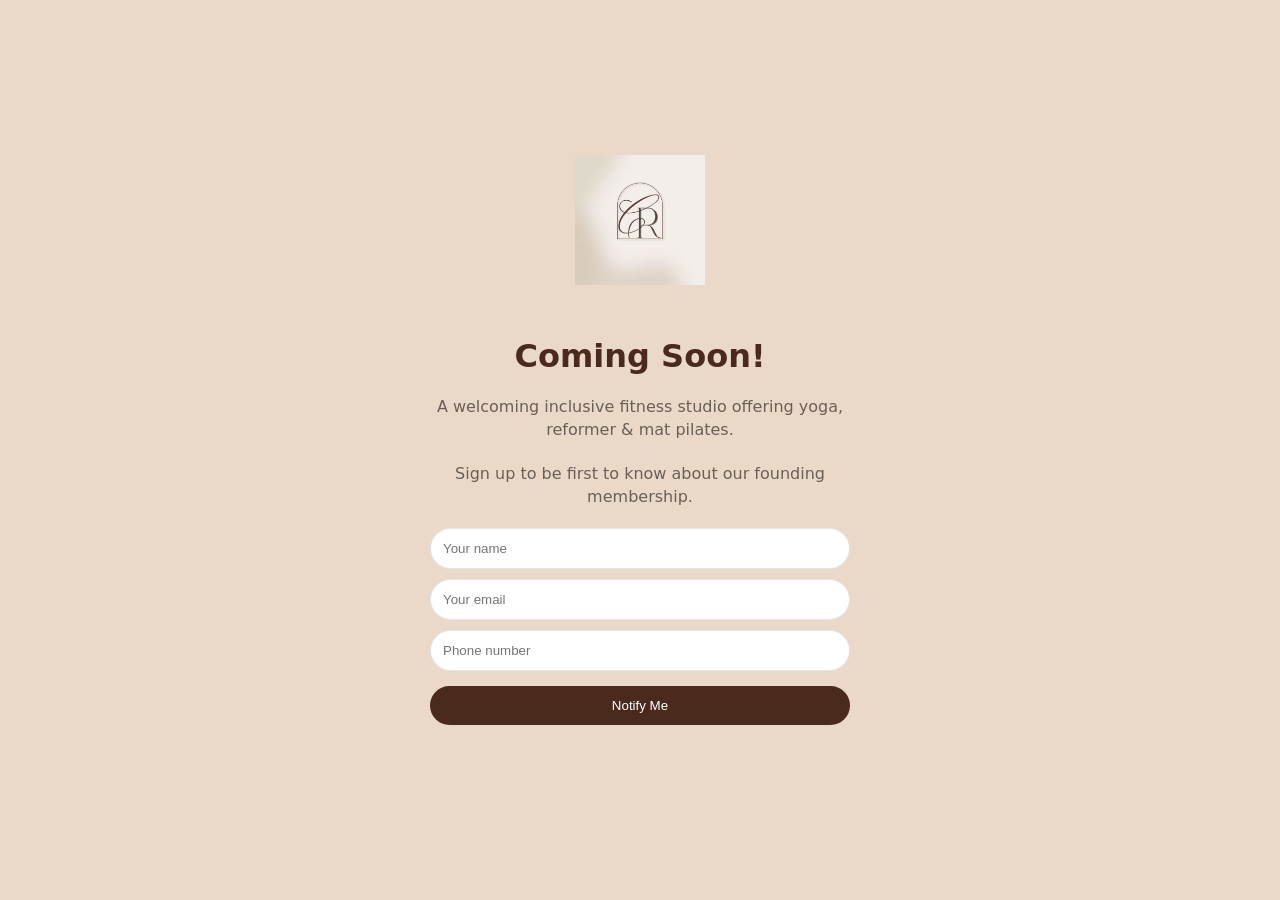
<file: index.html>
<!doctype html>
<html lang="en">
<head>
  <meta charset="utf-8" />
  <meta name="viewport" content="width=device-width, initial-scale=1" />
  <title>Home • The Core Room</title>
  <meta name="description" content="The Core Room — Reformer Pilates • Mat Pilates • Yoga • Barre" />
  <link rel="stylesheet" href="/css/styles.css" />
</head>

<body>

<!-- ===== PRELAUNCH OVERLAY ===== -->
<div id="prelaunch">
  <div class="prelaunch-inner">

    <img src="/assets/core-room-logo.png" alt="The Core Room" />

    <h1>Coming Soon!</h1>
    <p>A welcoming inclusive fitness studio offering yoga, reformer & mat pilates.</p>
    <p>Sign up to be first to know about our founding membership.</p> 

    <form id="emailForm">
      <input type="text" name="name" placeholder="Your name" required />
      <input type="email" name="email" placeholder="Your email" required />
      <input type="tel" name="phone" placeholder="Phone number" required />
      <button type="submit">Notify Me</button>
    </form>

    <p id="status"></p>

  </div>
</div>

<style>
#prelaunch {
  position: fixed;
  inset: 0;
  background: #ead9c9;
  display: flex;
  align-items: center;
  justify-content: center;
  z-index: 9999;
}

.prelaunch-inner {
  text-align: center;
  max-width: 420px;
}

.prelaunch-inner img {
  width: 130px;
  margin-bottom: 20px;
}

.prelaunch-inner h1 {
  color: #4a2a1d;
  margin-bottom: 10px;
}

.prelaunch-inner p {
  color: #6a5f57;
  margin-bottom: 20px;
}

#emailForm {
  display: flex;
  flex-direction: column;
  gap: 10px;
}

#emailForm input {
  padding: 12px;
  border-radius: 999px;
  border: 1px solid rgba(0,0,0,0.1);
}

#emailForm button {
  margin-top: 5px;
  padding: 12px;
  border-radius: 999px;
  border: none;
  background: #4a2a1d;
  color: #fff;
  cursor: pointer;
}
</style>

<script>
document.getElementById('emailForm').addEventListener('submit', async (e) => {
  e.preventDefault();

  const form = e.target;

  const name = form.name.value.trim();
  const email = form.email.value.trim();
  let phone = form.phone.value.trim();

  const status = document.getElementById('status');
  status.textContent = '';

  // 🔒 VALIDATION

  if (!name) {
    status.textContent = 'Enter your name.';
    return;
  }

  if (!email || !email.includes('@')) {
    status.textContent = 'Enter a valid email.';
    return;
  }

  // remove everything except digits
  phone = phone.replace(/\D/g, '');

  if (phone.length !== 10) {
    status.textContent = 'Enter a valid 10-digit phone number.';
    return;
  }

  const payload = {
    name,
    email,
    phone
  };

  status.textContent = 'Submitting...';

  try {
    const res = await fetch('/api/collect-emails', {
      method: 'POST',
      headers: { 'Content-Type': 'application/json' },
      body: JSON.stringify(payload)
    });

    const data = await res.json();

    if (res.ok) {
      status.textContent = data.message || 'You’re on the list.';
      form.reset();
    } else {
      status.textContent = data.error || 'Something went wrong.';
    }

  } catch {
    status.textContent = 'Error submitting.';
  }
});
</script>

</body>
</html>
</file>
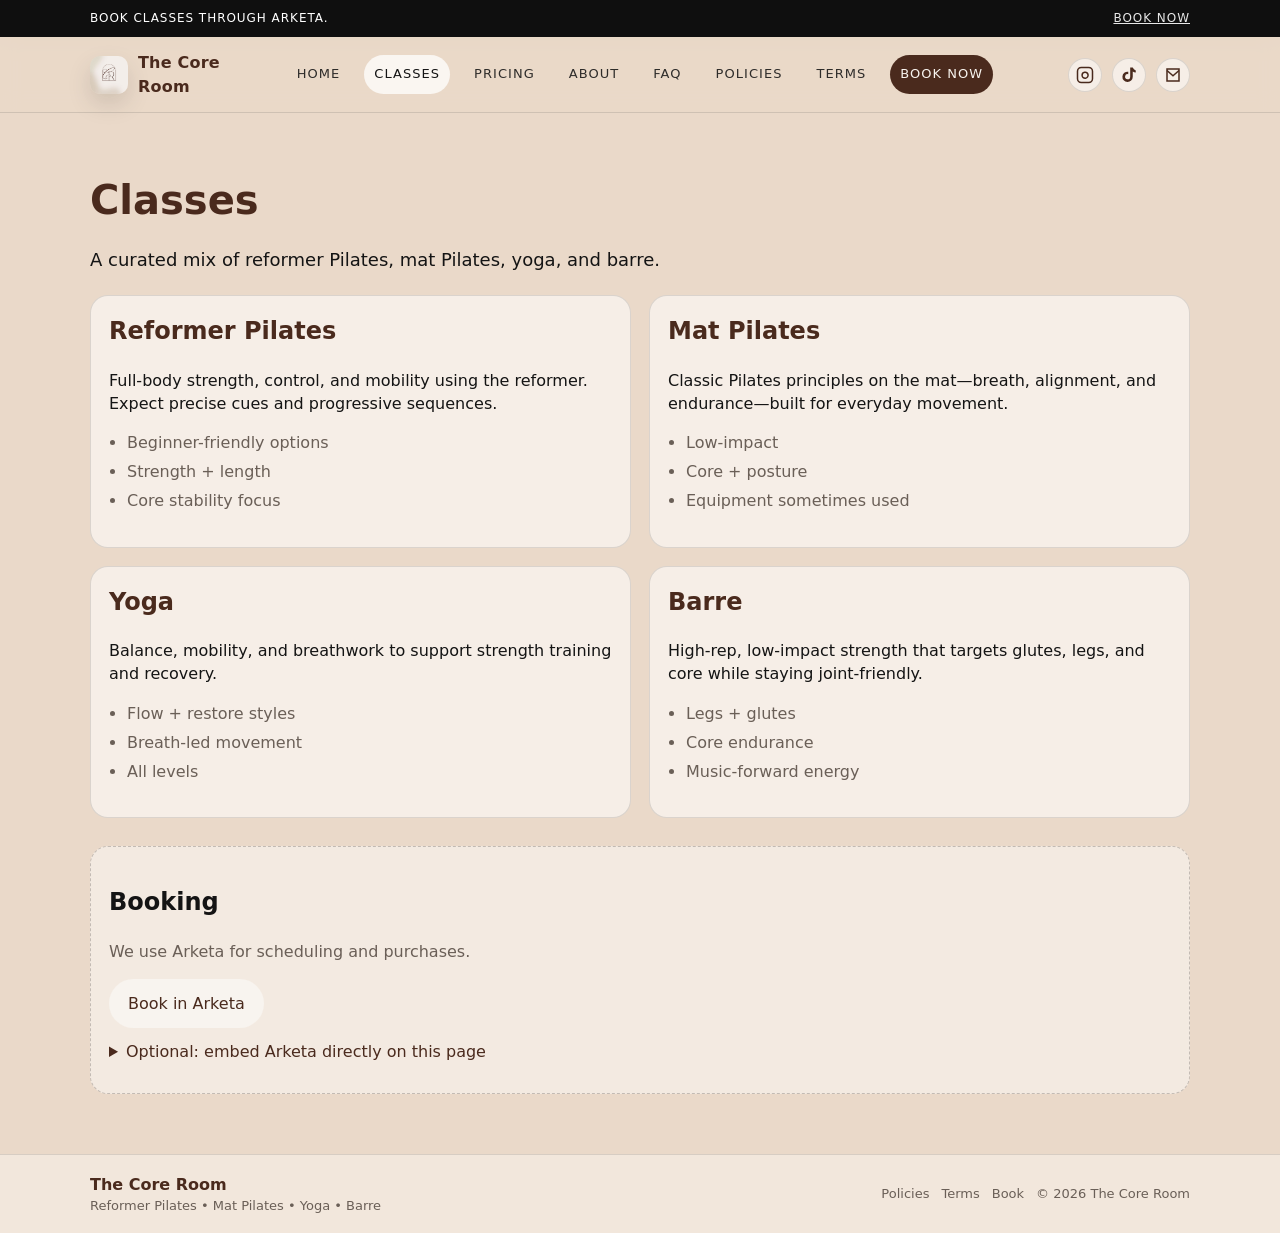
<file: classes.html>
<!doctype html>
    <html lang="en">
    <head>
      <meta charset="utf-8" />
      <meta name="viewport" content="width=device-width, initial-scale=1" />
      <title>Classes • The Core Room</title>
      <meta name="description" content="The Core Room — Reformer Pilates • Mat Pilates • Yoga • Barre" />
      <link rel="preload" href="/assets/core-room-logo.png" as="image" />
      <link rel="stylesheet" href="/css/styles.css" />
      <script defer src="/js/main.js"></script>
    </head>
    <body>

    <div class="announce">
      <div class="container announce-inner">
        <span>Book classes through Arketa.</span>
        <a class="announce-link" href="https://YOUR-ARKETA-LINK" target="_blank" rel="noreferrer">Book now</a>
      </div>
    </div>
    <header class="site-header">
      <div class="container header-inner">
        <a class="brand" href="/index.html" aria-label="The Core Room home">
          <img src="/assets/core-room-logo.png" alt="The Core Room logo" width="38" height="38" />
          <span class="brand-text">The Core Room</span>
        </a>

        <button class="nav-toggle" aria-label="Toggle navigation" aria-expanded="false" data-nav-toggle>
          <span></span><span></span><span></span>
        </button>

        <nav class="nav" data-nav>
          <a class="navlink " href="/index.html">Home</a>
<a class="navlink active" href="/classes.html">Classes</a>
<a class="navlink " href="/pricing.html">Pricing</a>
<a class="navlink " href="/about.html">About</a>
<a class="navlink " href="/faq.html">FAQ</a>
<a class="navlink " href="/policies.html">Policies</a>
<a class="navlink " href="/terms.html">Terms</a>
          <a class="navlink cta" href="https://YOUR-ARKETA-LINK" target="_blank" rel="noreferrer">Book Now</a>
        </nav>

        <div class="social">
          <a class="icon" href="https://instagram.com/YOURHANDLE" target="_blank" rel="noreferrer" aria-label="Instagram">
            <svg viewBox="0 0 24 24" width="18" height="18" fill="none" stroke="currentColor" stroke-width="2"><path d="M7 2h10a5 5 0 0 1 5 5v10a5 5 0 0 1-5 5H7a5 5 0 0 1-5-5V7a5 5 0 0 1 5-5Z"/><path d="M16 11.37a4 4 0 1 1-7.87 1.26A4 4 0 0 1 16 11.37Z"/><path d="M17.5 6.5h.01"/></svg>
          </a>
          <a class="icon" href="https://tiktok.com/@YOURHANDLE" target="_blank" rel="noreferrer" aria-label="TikTok">
            <svg viewBox="0 0 24 24" width="18" height="18" fill="currentColor"><path d="M21 8.5a6.7 6.7 0 0 1-4-1.3v7.2a6.9 6.9 0 1 1-6-6.8v3.4a3.4 3.4 0 1 0 2.6 3.3V2h3.4a6.6 6.6 0 0 0 4 4v2.5Z"/></svg>
          </a>
          <a class="icon" href="mailto:hello@thecoreroom.com" aria-label="Email">
            <svg viewBox="0 0 24 24" width="18" height="18" fill="none" stroke="currentColor" stroke-width="2"><path d="M4 4h16v16H4z"/><path d="m4 6 8 7 8-7"/></svg>
          </a>
        </div>
      </div>
    </header>


<main class="container page">
  <h1>Classes</h1>
  <p class="lead">A curated mix of reformer Pilates, mat Pilates, yoga, and barre.</p>

  <div class="two-col">
    <section class="panel">
      <h2>Reformer Pilates</h2>
      <p>Full-body strength, control, and mobility using the reformer. Expect precise cues and progressive sequences.</p>
      <ul class="bullets">
        <li>Beginner-friendly options</li>
        <li>Strength + length</li>
        <li>Core stability focus</li>
      </ul>
    </section>

    <section class="panel">
      <h2>Mat Pilates</h2>
      <p>Classic Pilates principles on the mat—breath, alignment, and endurance—built for everyday movement.</p>
      <ul class="bullets">
        <li>Low-impact</li>
        <li>Core + posture</li>
        <li>Equipment sometimes used</li>
      </ul>
    </section>

    <section class="panel">
      <h2>Yoga</h2>
      <p>Balance, mobility, and breathwork to support strength training and recovery.</p>
      <ul class="bullets">
        <li>Flow + restore styles</li>
        <li>Breath-led movement</li>
        <li>All levels</li>
      </ul>
    </section>

    <section class="panel">
      <h2>Barre</h2>
      <p>High-rep, low-impact strength that targets glutes, legs, and core while staying joint-friendly.</p>
      <ul class="bullets">
        <li>Legs + glutes</li>
        <li>Core endurance</li>
        <li>Music-forward energy</li>
      </ul>
    </section>
  </div>

  <div class="embed">
    <h2>Booking</h2>
    <p class="muted">We use Arketa for scheduling and purchases.</p>
    <a class="btn primary" href="https://YOUR-ARKETA-LINK" target="_blank" rel="noreferrer">Book in Arketa</a>

    <details class="details">
      <summary>Optional: embed Arketa directly on this page</summary>
      <p class="muted">If Arketa gives you an embed snippet (usually an iframe or script), paste it inside <code>classes.html</code> here.</p>
      <pre><code>&lt;!-- Paste Arketa embed code below --&gt;
&lt;iframe src="https://YOUR-ARKETA-LINK" style="width:100%;height:900px;border:0;border-radius:16px;"&gt;&lt;/iframe&gt;</code></pre>
    </details>
  </div>
</main>


<footer class="site-footer">
  <div class="container footer-inner">
    <div>
      <div class="footer-brand">The Core Room</div>
      <div class="footer-muted">Reformer Pilates • Mat Pilates • Yoga • Barre</div>
    </div>
    <div class="footer-links">
      <a href="/policies.html">Policies</a>
      <a href="/terms.html">Terms</a>
      <a href="https://YOUR-ARKETA-LINK" target="_blank" rel="noreferrer">Book</a>
    </div>
    <div class="footer-muted">© 2026 The Core Room</div>
  </div>
</footer>

    </body>
    </html>
</file>
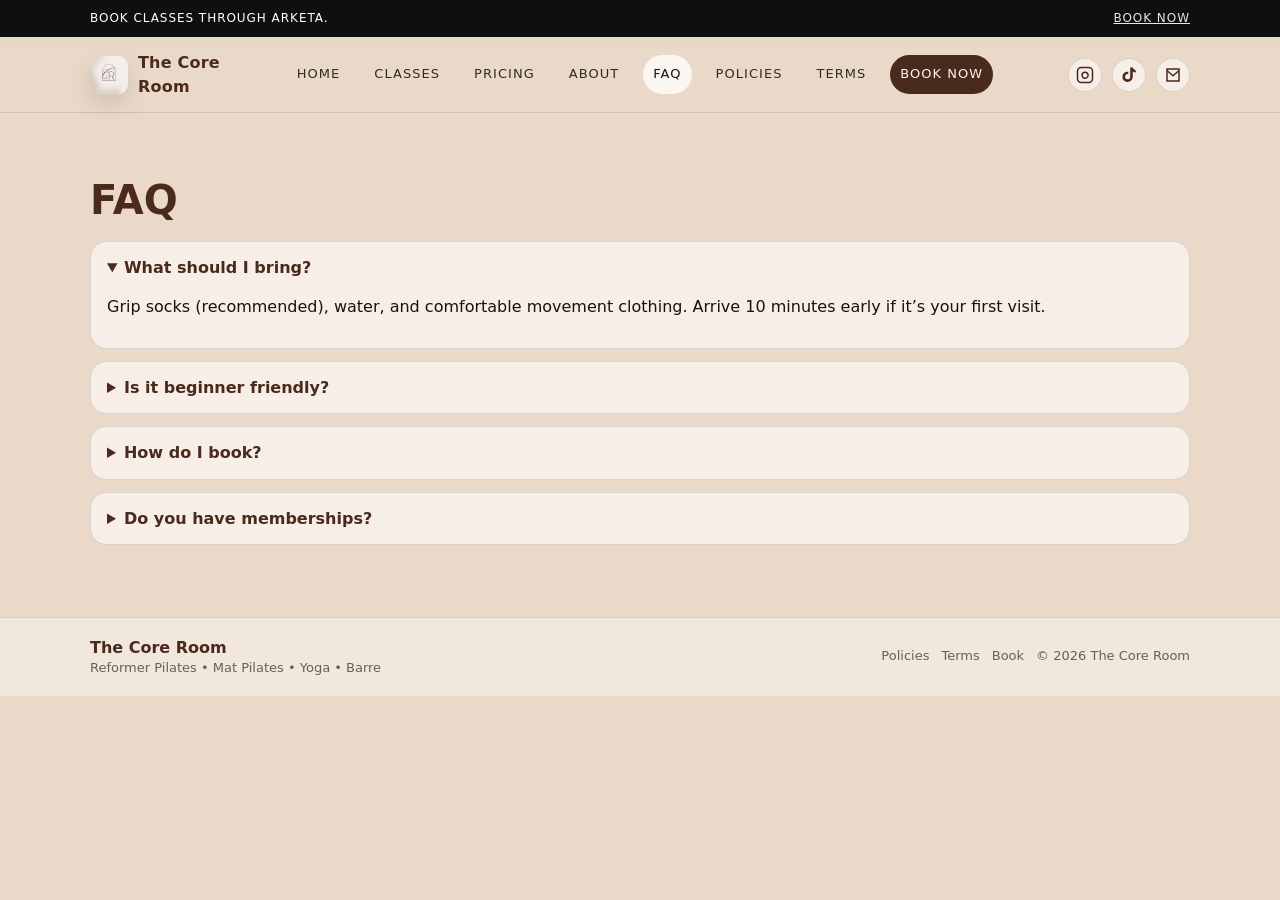
<file: faq.html>
<!doctype html>
    <html lang="en">
    <head>
      <meta charset="utf-8" />
      <meta name="viewport" content="width=device-width, initial-scale=1" />
      <title>FAQ • The Core Room</title>
      <meta name="description" content="The Core Room — Reformer Pilates • Mat Pilates • Yoga • Barre" />
      <link rel="preload" href="/assets/core-room-logo.png" as="image" />
      <link rel="stylesheet" href="/css/styles.css" />
      <script defer src="/js/main.js"></script>
    </head>
    <body>

    <div class="announce">
      <div class="container announce-inner">
        <span>Book classes through Arketa.</span>
        <a class="announce-link" href="https://YOUR-ARKETA-LINK" target="_blank" rel="noreferrer">Book now</a>
      </div>
    </div>
    <header class="site-header">
      <div class="container header-inner">
        <a class="brand" href="/index.html" aria-label="The Core Room home">
          <img src="/assets/core-room-logo.png" alt="The Core Room logo" width="38" height="38" />
          <span class="brand-text">The Core Room</span>
        </a>

        <button class="nav-toggle" aria-label="Toggle navigation" aria-expanded="false" data-nav-toggle>
          <span></span><span></span><span></span>
        </button>

        <nav class="nav" data-nav>
          <a class="navlink " href="/index.html">Home</a>
<a class="navlink " href="/classes.html">Classes</a>
<a class="navlink " href="/pricing.html">Pricing</a>
<a class="navlink " href="/about.html">About</a>
<a class="navlink active" href="/faq.html">FAQ</a>
<a class="navlink " href="/policies.html">Policies</a>
<a class="navlink " href="/terms.html">Terms</a>
          <a class="navlink cta" href="https://YOUR-ARKETA-LINK" target="_blank" rel="noreferrer">Book Now</a>
        </nav>

        <div class="social">
          <a class="icon" href="https://instagram.com/YOURHANDLE" target="_blank" rel="noreferrer" aria-label="Instagram">
            <svg viewBox="0 0 24 24" width="18" height="18" fill="none" stroke="currentColor" stroke-width="2"><path d="M7 2h10a5 5 0 0 1 5 5v10a5 5 0 0 1-5 5H7a5 5 0 0 1-5-5V7a5 5 0 0 1 5-5Z"/><path d="M16 11.37a4 4 0 1 1-7.87 1.26A4 4 0 0 1 16 11.37Z"/><path d="M17.5 6.5h.01"/></svg>
          </a>
          <a class="icon" href="https://tiktok.com/@YOURHANDLE" target="_blank" rel="noreferrer" aria-label="TikTok">
            <svg viewBox="0 0 24 24" width="18" height="18" fill="currentColor"><path d="M21 8.5a6.7 6.7 0 0 1-4-1.3v7.2a6.9 6.9 0 1 1-6-6.8v3.4a3.4 3.4 0 1 0 2.6 3.3V2h3.4a6.6 6.6 0 0 0 4 4v2.5Z"/></svg>
          </a>
          <a class="icon" href="mailto:hello@thecoreroom.com" aria-label="Email">
            <svg viewBox="0 0 24 24" width="18" height="18" fill="none" stroke="currentColor" stroke-width="2"><path d="M4 4h16v16H4z"/><path d="m4 6 8 7 8-7"/></svg>
          </a>
        </div>
      </div>
    </header>


<main class="container page">
  <h1>FAQ</h1>
  <div class="faq">
    <details open>
      <summary>What should I bring?</summary>
      <p>Grip socks (recommended), water, and comfortable movement clothing. Arrive 10 minutes early if it’s your first visit.</p>
    </details>
    <details>
      <summary>Is it beginner friendly?</summary>
      <p>Yes. We’ll guide you through foundations and offer modifications.</p>
    </details>
    <details>
      <summary>How do I book?</summary>
      <p>We use Arketa for bookings and purchases. Click “Book Now” in the header.</p>
    </details>
    <details>
      <summary>Do you have memberships?</summary>
      <p>Yes—set up through Arketa. See the Pricing page for links.</p>
    </details>
  </div>
</main>


<footer class="site-footer">
  <div class="container footer-inner">
    <div>
      <div class="footer-brand">The Core Room</div>
      <div class="footer-muted">Reformer Pilates • Mat Pilates • Yoga • Barre</div>
    </div>
    <div class="footer-links">
      <a href="/policies.html">Policies</a>
      <a href="/terms.html">Terms</a>
      <a href="https://YOUR-ARKETA-LINK" target="_blank" rel="noreferrer">Book</a>
    </div>
    <div class="footer-muted">© 2026 The Core Room</div>
  </div>
</footer>

    </body>
    </html>
</file>
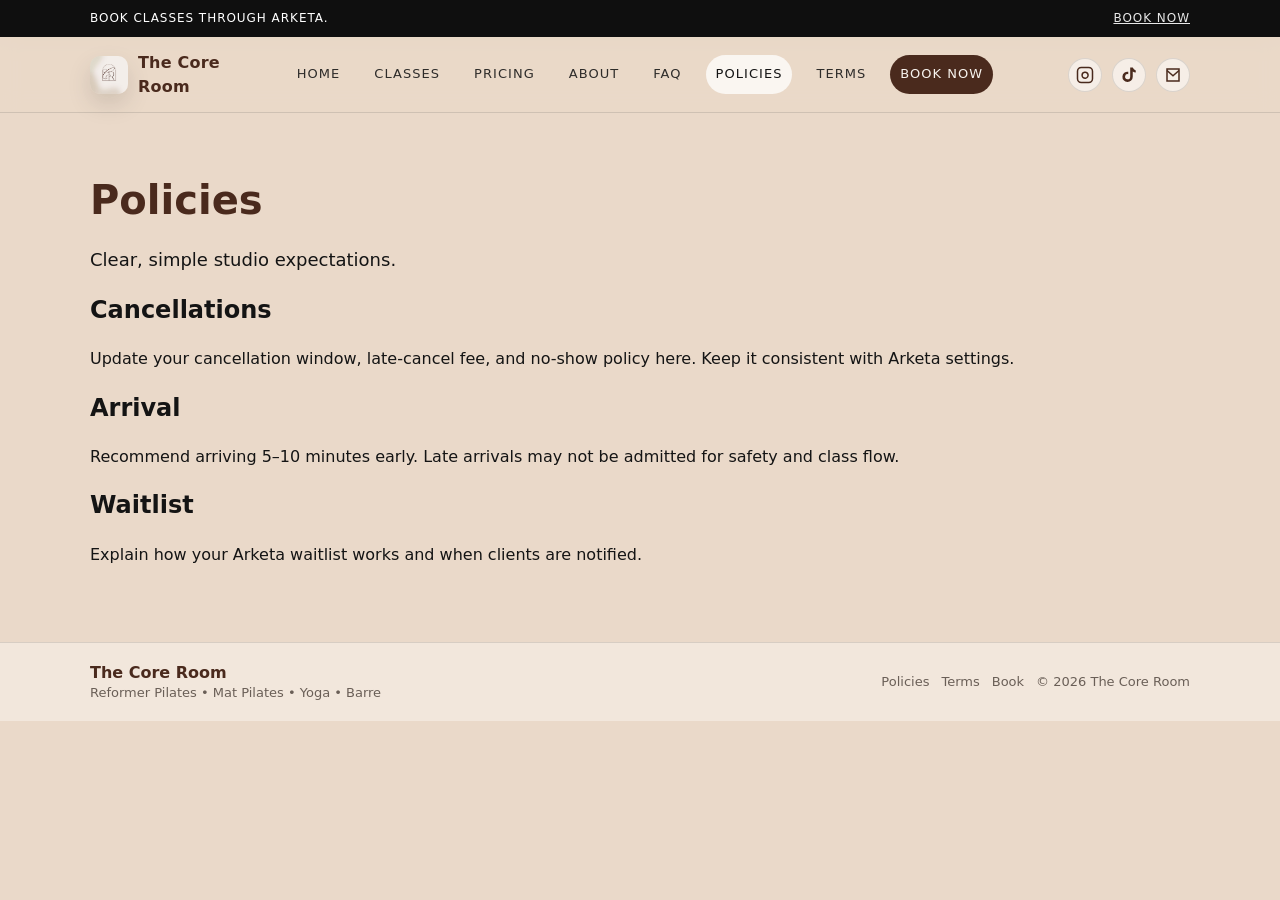
<file: policies.html>
<!doctype html>
    <html lang="en">
    <head>
      <meta charset="utf-8" />
      <meta name="viewport" content="width=device-width, initial-scale=1" />
      <title>Policies • The Core Room</title>
      <meta name="description" content="The Core Room — Reformer Pilates • Mat Pilates • Yoga • Barre" />
      <link rel="preload" href="/assets/core-room-logo.png" as="image" />
      <link rel="stylesheet" href="/css/styles.css" />
      <script defer src="/js/main.js"></script>
    </head>
    <body>

    <div class="announce">
      <div class="container announce-inner">
        <span>Book classes through Arketa.</span>
        <a class="announce-link" href="https://YOUR-ARKETA-LINK" target="_blank" rel="noreferrer">Book now</a>
      </div>
    </div>
    <header class="site-header">
      <div class="container header-inner">
        <a class="brand" href="/index.html" aria-label="The Core Room home">
          <img src="/assets/core-room-logo.png" alt="The Core Room logo" width="38" height="38" />
          <span class="brand-text">The Core Room</span>
        </a>

        <button class="nav-toggle" aria-label="Toggle navigation" aria-expanded="false" data-nav-toggle>
          <span></span><span></span><span></span>
        </button>

        <nav class="nav" data-nav>
          <a class="navlink " href="/index.html">Home</a>
<a class="navlink " href="/classes.html">Classes</a>
<a class="navlink " href="/pricing.html">Pricing</a>
<a class="navlink " href="/about.html">About</a>
<a class="navlink " href="/faq.html">FAQ</a>
<a class="navlink active" href="/policies.html">Policies</a>
<a class="navlink " href="/terms.html">Terms</a>
          <a class="navlink cta" href="https://YOUR-ARKETA-LINK" target="_blank" rel="noreferrer">Book Now</a>
        </nav>

        <div class="social">
          <a class="icon" href="https://instagram.com/YOURHANDLE" target="_blank" rel="noreferrer" aria-label="Instagram">
            <svg viewBox="0 0 24 24" width="18" height="18" fill="none" stroke="currentColor" stroke-width="2"><path d="M7 2h10a5 5 0 0 1 5 5v10a5 5 0 0 1-5 5H7a5 5 0 0 1-5-5V7a5 5 0 0 1 5-5Z"/><path d="M16 11.37a4 4 0 1 1-7.87 1.26A4 4 0 0 1 16 11.37Z"/><path d="M17.5 6.5h.01"/></svg>
          </a>
          <a class="icon" href="https://tiktok.com/@YOURHANDLE" target="_blank" rel="noreferrer" aria-label="TikTok">
            <svg viewBox="0 0 24 24" width="18" height="18" fill="currentColor"><path d="M21 8.5a6.7 6.7 0 0 1-4-1.3v7.2a6.9 6.9 0 1 1-6-6.8v3.4a3.4 3.4 0 1 0 2.6 3.3V2h3.4a6.6 6.6 0 0 0 4 4v2.5Z"/></svg>
          </a>
          <a class="icon" href="mailto:hello@thecoreroom.com" aria-label="Email">
            <svg viewBox="0 0 24 24" width="18" height="18" fill="none" stroke="currentColor" stroke-width="2"><path d="M4 4h16v16H4z"/><path d="m4 6 8 7 8-7"/></svg>
          </a>
        </div>
      </div>
    </header>


<main class="container page">
  <h1>Policies</h1>
  <p class="lead">Clear, simple studio expectations.</p>

  <section class="policy">
    <h2>Cancellations</h2>
    <p>Update your cancellation window, late-cancel fee, and no-show policy here. Keep it consistent with Arketa settings.</p>
  </section>

  <section class="policy">
    <h2>Arrival</h2>
    <p>Recommend arriving 5–10 minutes early. Late arrivals may not be admitted for safety and class flow.</p>
  </section>

  <section class="policy">
    <h2>Waitlist</h2>
    <p>Explain how your Arketa waitlist works and when clients are notified.</p>
  </section>
</main>


<footer class="site-footer">
  <div class="container footer-inner">
    <div>
      <div class="footer-brand">The Core Room</div>
      <div class="footer-muted">Reformer Pilates • Mat Pilates • Yoga • Barre</div>
    </div>
    <div class="footer-links">
      <a href="/policies.html">Policies</a>
      <a href="/terms.html">Terms</a>
      <a href="https://YOUR-ARKETA-LINK" target="_blank" rel="noreferrer">Book</a>
    </div>
    <div class="footer-muted">© 2026 The Core Room</div>
  </div>
</footer>

    </body>
    </html>
</file>
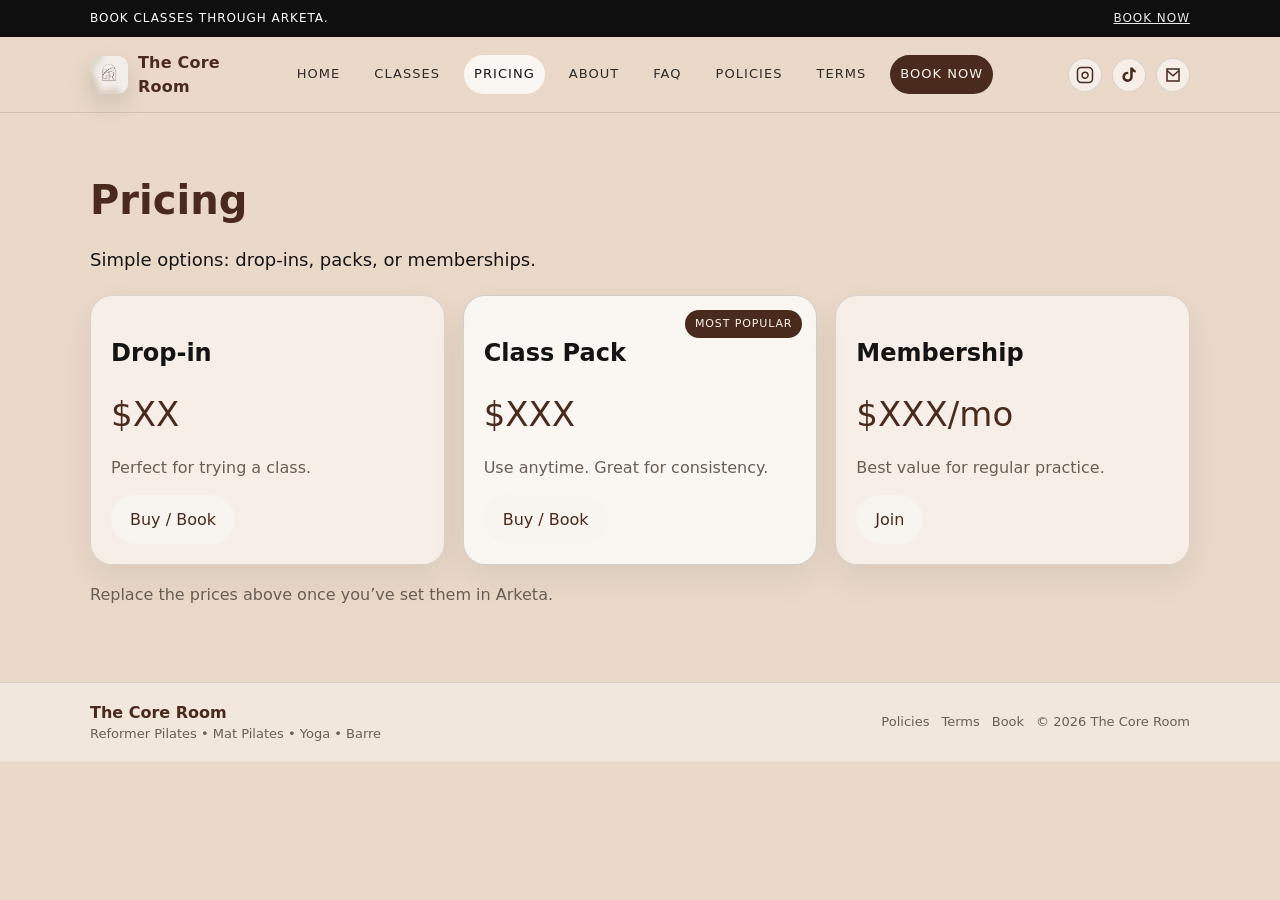
<file: pricing.html>
<!doctype html>
    <html lang="en">
    <head>
      <meta charset="utf-8" />
      <meta name="viewport" content="width=device-width, initial-scale=1" />
      <title>Pricing • The Core Room</title>
      <meta name="description" content="The Core Room — Reformer Pilates • Mat Pilates • Yoga • Barre" />
      <link rel="preload" href="/assets/core-room-logo.png" as="image" />
      <link rel="stylesheet" href="/css/styles.css" />
      <script defer src="/js/main.js"></script>
    </head>
    <body>

    <div class="announce">
      <div class="container announce-inner">
        <span>Book classes through Arketa.</span>
        <a class="announce-link" href="https://YOUR-ARKETA-LINK" target="_blank" rel="noreferrer">Book now</a>
      </div>
    </div>
    <header class="site-header">
      <div class="container header-inner">
        <a class="brand" href="/index.html" aria-label="The Core Room home">
          <img src="/assets/core-room-logo.png" alt="The Core Room logo" width="38" height="38" />
          <span class="brand-text">The Core Room</span>
        </a>

        <button class="nav-toggle" aria-label="Toggle navigation" aria-expanded="false" data-nav-toggle>
          <span></span><span></span><span></span>
        </button>

        <nav class="nav" data-nav>
          <a class="navlink " href="/index.html">Home</a>
<a class="navlink " href="/classes.html">Classes</a>
<a class="navlink active" href="/pricing.html">Pricing</a>
<a class="navlink " href="/about.html">About</a>
<a class="navlink " href="/faq.html">FAQ</a>
<a class="navlink " href="/policies.html">Policies</a>
<a class="navlink " href="/terms.html">Terms</a>
          <a class="navlink cta" href="https://YOUR-ARKETA-LINK" target="_blank" rel="noreferrer">Book Now</a>
        </nav>

        <div class="social">
          <a class="icon" href="https://instagram.com/YOURHANDLE" target="_blank" rel="noreferrer" aria-label="Instagram">
            <svg viewBox="0 0 24 24" width="18" height="18" fill="none" stroke="currentColor" stroke-width="2"><path d="M7 2h10a5 5 0 0 1 5 5v10a5 5 0 0 1-5 5H7a5 5 0 0 1-5-5V7a5 5 0 0 1 5-5Z"/><path d="M16 11.37a4 4 0 1 1-7.87 1.26A4 4 0 0 1 16 11.37Z"/><path d="M17.5 6.5h.01"/></svg>
          </a>
          <a class="icon" href="https://tiktok.com/@YOURHANDLE" target="_blank" rel="noreferrer" aria-label="TikTok">
            <svg viewBox="0 0 24 24" width="18" height="18" fill="currentColor"><path d="M21 8.5a6.7 6.7 0 0 1-4-1.3v7.2a6.9 6.9 0 1 1-6-6.8v3.4a3.4 3.4 0 1 0 2.6 3.3V2h3.4a6.6 6.6 0 0 0 4 4v2.5Z"/></svg>
          </a>
          <a class="icon" href="mailto:hello@thecoreroom.com" aria-label="Email">
            <svg viewBox="0 0 24 24" width="18" height="18" fill="none" stroke="currentColor" stroke-width="2"><path d="M4 4h16v16H4z"/><path d="m4 6 8 7 8-7"/></svg>
          </a>
        </div>
      </div>
    </header>


<main class="container page">
  <h1>Pricing</h1>
  <p class="lead">Simple options: drop-ins, packs, or memberships.</p>

  <div class="pricing-grid">
    <div class="price-card">
      <h2>Drop-in</h2>
      <p class="price">$XX</p>
      <p class="muted">Perfect for trying a class.</p>
      <a class="btn primary" href="https://YOUR-ARKETA-LINK" target="_blank" rel="noreferrer">Buy / Book</a>
    </div>

    <div class="price-card featured">
      <div class="badge">Most popular</div>
      <h2>Class Pack</h2>
      <p class="price">$XXX</p>
      <p class="muted">Use anytime. Great for consistency.</p>
      <a class="btn primary" href="https://YOUR-ARKETA-LINK" target="_blank" rel="noreferrer">Buy / Book</a>
    </div>

    <div class="price-card">
      <h2>Membership</h2>
      <p class="price">$XXX/mo</p>
      <p class="muted">Best value for regular practice.</p>
      <a class="btn primary" href="https://YOUR-ARKETA-LINK" target="_blank" rel="noreferrer">Join</a>
    </div>
  </div>

  <p class="muted" style="margin-top:18px;">Replace the prices above once you’ve set them in Arketa.</p>
</main>


<footer class="site-footer">
  <div class="container footer-inner">
    <div>
      <div class="footer-brand">The Core Room</div>
      <div class="footer-muted">Reformer Pilates • Mat Pilates • Yoga • Barre</div>
    </div>
    <div class="footer-links">
      <a href="/policies.html">Policies</a>
      <a href="/terms.html">Terms</a>
      <a href="https://YOUR-ARKETA-LINK" target="_blank" rel="noreferrer">Book</a>
    </div>
    <div class="footer-muted">© 2026 The Core Room</div>
  </div>
</footer>

    </body>
    </html>
</file>
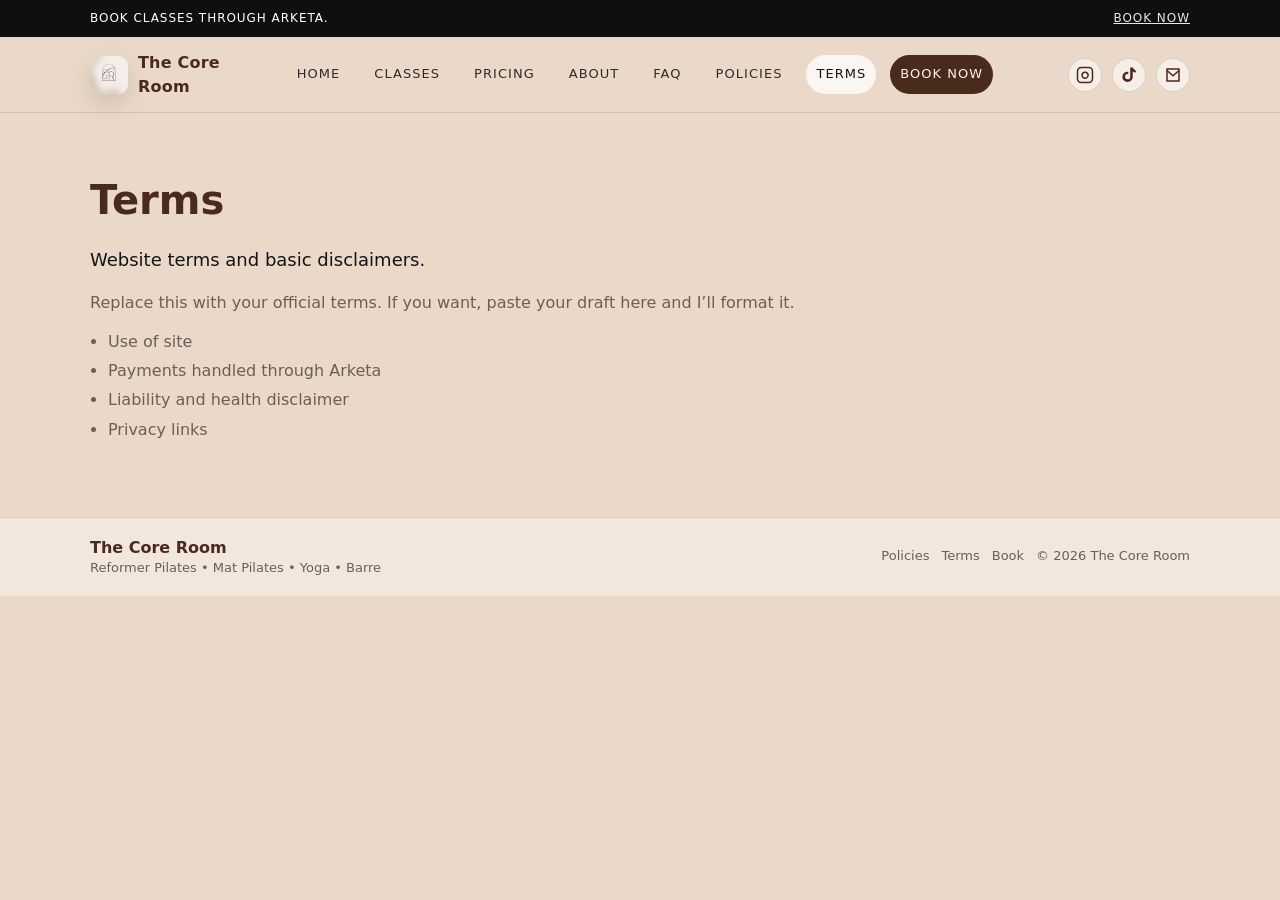
<file: terms.html>
<!doctype html>
    <html lang="en">
    <head>
      <meta charset="utf-8" />
      <meta name="viewport" content="width=device-width, initial-scale=1" />
      <title>Terms • The Core Room</title>
      <meta name="description" content="The Core Room — Reformer Pilates • Mat Pilates • Yoga • Barre" />
      <link rel="preload" href="/assets/core-room-logo.png" as="image" />
      <link rel="stylesheet" href="/css/styles.css" />
      <script defer src="/js/main.js"></script>
    </head>
    <body>

    <div class="announce">
      <div class="container announce-inner">
        <span>Book classes through Arketa.</span>
        <a class="announce-link" href="https://YOUR-ARKETA-LINK" target="_blank" rel="noreferrer">Book now</a>
      </div>
    </div>
    <header class="site-header">
      <div class="container header-inner">
        <a class="brand" href="/index.html" aria-label="The Core Room home">
          <img src="/assets/core-room-logo.png" alt="The Core Room logo" width="38" height="38" />
          <span class="brand-text">The Core Room</span>
        </a>

        <button class="nav-toggle" aria-label="Toggle navigation" aria-expanded="false" data-nav-toggle>
          <span></span><span></span><span></span>
        </button>

        <nav class="nav" data-nav>
          <a class="navlink " href="/index.html">Home</a>
<a class="navlink " href="/classes.html">Classes</a>
<a class="navlink " href="/pricing.html">Pricing</a>
<a class="navlink " href="/about.html">About</a>
<a class="navlink " href="/faq.html">FAQ</a>
<a class="navlink " href="/policies.html">Policies</a>
<a class="navlink active" href="/terms.html">Terms</a>
          <a class="navlink cta" href="https://YOUR-ARKETA-LINK" target="_blank" rel="noreferrer">Book Now</a>
        </nav>

        <div class="social">
          <a class="icon" href="https://instagram.com/YOURHANDLE" target="_blank" rel="noreferrer" aria-label="Instagram">
            <svg viewBox="0 0 24 24" width="18" height="18" fill="none" stroke="currentColor" stroke-width="2"><path d="M7 2h10a5 5 0 0 1 5 5v10a5 5 0 0 1-5 5H7a5 5 0 0 1-5-5V7a5 5 0 0 1 5-5Z"/><path d="M16 11.37a4 4 0 1 1-7.87 1.26A4 4 0 0 1 16 11.37Z"/><path d="M17.5 6.5h.01"/></svg>
          </a>
          <a class="icon" href="https://tiktok.com/@YOURHANDLE" target="_blank" rel="noreferrer" aria-label="TikTok">
            <svg viewBox="0 0 24 24" width="18" height="18" fill="currentColor"><path d="M21 8.5a6.7 6.7 0 0 1-4-1.3v7.2a6.9 6.9 0 1 1-6-6.8v3.4a3.4 3.4 0 1 0 2.6 3.3V2h3.4a6.6 6.6 0 0 0 4 4v2.5Z"/></svg>
          </a>
          <a class="icon" href="mailto:hello@thecoreroom.com" aria-label="Email">
            <svg viewBox="0 0 24 24" width="18" height="18" fill="none" stroke="currentColor" stroke-width="2"><path d="M4 4h16v16H4z"/><path d="m4 6 8 7 8-7"/></svg>
          </a>
        </div>
      </div>
    </header>


<main class="container page">
  <h1>Terms</h1>
  <p class="lead">Website terms and basic disclaimers.</p>
  <p class="muted">Replace this with your official terms. If you want, paste your draft here and I’ll format it.</p>
  <ul class="bullets">
    <li>Use of site</li>
    <li>Payments handled through Arketa</li>
    <li>Liability and health disclaimer</li>
    <li>Privacy links</li>
  </ul>
</main>


<footer class="site-footer">
  <div class="container footer-inner">
    <div>
      <div class="footer-brand">The Core Room</div>
      <div class="footer-muted">Reformer Pilates • Mat Pilates • Yoga • Barre</div>
    </div>
    <div class="footer-links">
      <a href="/policies.html">Policies</a>
      <a href="/terms.html">Terms</a>
      <a href="https://YOUR-ARKETA-LINK" target="_blank" rel="noreferrer">Book</a>
    </div>
    <div class="footer-muted">© 2026 The Core Room</div>
  </div>
</footer>

    </body>
    </html>
</file>
<file: css/styles.css>
:root {
  --bg: #ead9c9;
  --cream: #f8f4ef;
  --ink: #141414;
  --muted: #6a5f57;
  --brown: #6b3f2a;
  --brown2: #4a2a1d;
  --line: rgba(20,20,20,0.12);
  --shadow: 0 18px 45px rgba(0,0,0,0.10);
  --radius: 18px;
}

* { box-sizing: border-box; }
html, body { height: 100%; }
body {
  margin: 0;
  font-family: ui-sans-serif, system-ui, -apple-system, Segoe UI, Roboto, Helvetica, Arial, "Apple Color Emoji", "Segoe UI Emoji";
  color: var(--ink);
  background: var(--bg);
  line-height: 1.45;
}

a { color: inherit; }
.container { width: min(1100px, calc(100% - 32px)); margin: 0 auto; }

.announce {
  background: #0f0f0f;
  color: #fff;
  font-size: 12px;
  letter-spacing: 0.08em;
  text-transform: uppercase;
}
.announce-inner {
  display: flex;
  justify-content: space-between;
  gap: 12px;
  padding: 10px 0;
}
.announce-link { opacity: 0.9; }
.announce-link:hover { opacity: 1; text-decoration: underline; }

.site-header {
  position: sticky;
  top: 0;
  z-index: 50;
  background: rgba(234,217,201,0.84);
  backdrop-filter: blur(10px);
  border-bottom: 1px solid var(--line);
}
.header-inner {
  display: grid;
  grid-template-columns: 1fr auto 1fr;
  align-items: center;
  gap: 12px;
  padding: 14px 0;
}

.brand {
  display: inline-flex;
  align-items: center;
  gap: 10px;
  text-decoration: none;
  color: var(--brown2);
}
.brand img {
  border-radius: 10px;
  box-shadow: 0 10px 25px rgba(0,0,0,0.12);
}
.brand-text {
  font-weight: 800;
  letter-spacing: 0.2px;
}

.nav {
  display: flex;
  gap: 14px;
  flex-wrap: wrap;
  justify-content: center;
  align-items: center;
}
.navlink {
  text-decoration: none;
  font-size: 13px;
  letter-spacing: 0.08em;
  text-transform: uppercase;
  padding: 10px 10px;
  border-radius: 999px;
  opacity: 0.88;
}
.navlink:hover { opacity: 1; background: rgba(255,255,255,0.55); }
.navlink.active { opacity: 1; background: rgba(255,255,255,0.75); }
.navlink.cta {
  background: var(--brown2);
  color: var(--cream);
  opacity: 1;
}
.navlink.cta:hover { filter: brightness(1.05); }

.social {
  display: flex;
  justify-content: flex-end;
  gap: 10px;
}
.icon {
  width: 34px;
  height: 34px;
  border-radius: 999px;
  display: grid;
  place-items: center;
  background: rgba(255,255,255,0.55);
  border: 1px solid var(--line);
  color: var(--brown2);
}
.icon:hover { background: rgba(255,255,255,0.75); }

.nav-toggle {
  display: none;
  border: 1px solid var(--line);
  background: rgba(255,255,255,0.55);
  border-radius: 12px;
  padding: 10px;
}
.nav-toggle span {
  display: block;
  width: 20px;
  height: 2px;
  background: var(--brown2);
  margin: 4px 0;
  border-radius: 2px;
}

.hero {
  border-bottom: 1px solid var(--line);
}
.hero-media {
  position: relative;
  min-height: 72vh;
  border-radius: 0 0 28px 28px;
  overflow: hidden;
  box-shadow: var(--shadow);
}
.hero-video {
  width: 100%;
  height: 100%;
  object-fit: cover;
  position: absolute;
  inset: 0;
  background: #111;
}
.hero-overlay {
  position: absolute;
  inset: 0;
  background: linear-gradient(90deg, rgba(10,10,10,0.65), rgba(10,10,10,0.10));
}
.hero-content {
  position: relative;
  padding: 72px 0;
  color: #fff;
}
.kicker {
  font-size: 12px;
  letter-spacing: 0.25em;
  text-transform: uppercase;
  opacity: 0.9;
  margin: 0 0 14px;
}
.hero h1 {
  font-size: clamp(38px, 5vw, 62px);
  line-height: 1.02;
  margin: 0 0 14px;
}
.subhead {
  font-size: 16px;
  max-width: 52ch;
  opacity: 0.92;
  margin: 0 0 22px;
}

.btn {
  display: inline-flex;
  align-items: center;
  justify-content: center;
  gap: 10px;
  padding: 12px 18px;
  border-radius: 999px;
  border: 1px solid rgba(255,255,255,0.25);
  text-decoration: none;
  color: #fff;
  background: rgba(255,255,255,0.08);
}
.btn:hover { background: rgba(255,255,255,0.14); }
.btn.primary {
  border-color: transparent;
  background: var(--cream);
  color: var(--brown2);
}
.btn.primary:hover { filter: brightness(1.03); }
.hero-actions { display: flex; gap: 12px; flex-wrap: wrap; }

.section { padding: 54px 0; }
.section-head h2 { margin: 0 0 8px; font-size: 28px; color: var(--brown2); }
.muted { color: var(--muted); }
.lead { font-size: 18px; max-width: 68ch; }

.card-grid {
  display: grid;
  grid-template-columns: repeat(4, 1fr);
  gap: 18px;
  margin-top: 22px;
}
.card {
  background: rgba(255,255,255,0.55);
  border: 1px solid var(--line);
  border-radius: var(--radius);
  overflow: hidden;
  padding: 14px;
  box-shadow: 0 12px 30px rgba(0,0,0,0.06);
}
.card-img {
  height: 180px;
  border-radius: 14px;
  background-size: cover;
  background-position: center;
  margin-bottom: 12px;
}
.card h3 { margin: 0 0 8px; font-size: 16px; }
.card p { margin: 0 0 10px; font-size: 13px; color: var(--muted); }
.card-link { font-size: 13px; text-decoration: none; color: var(--brown2); }
.card-link:hover { text-decoration: underline; }

.split {
  display: grid;
  grid-template-columns: 1.1fr 0.9fr;
  gap: 22px;
  align-items: center;
}
.frame {
  border-radius: 24px;
  overflow: hidden;
  border: 1px solid var(--line);
  background: rgba(255,255,255,0.55);
  box-shadow: var(--shadow);
}
.frame img {
  width: 100%;
  height: 100%;
  display: block;
  object-fit: cover;
}

.bullets { padding-left: 18px; color: var(--muted); }
.bullets li { margin: 6px 0; }

.callout {
  border: 1px solid var(--line);
  border-radius: 28px;
  background: rgba(255,255,255,0.55);
  padding: 34px;
  text-align: center;
  box-shadow: var(--shadow);
}

.page { padding: 40px 0 60px; }
.page h1 { margin: 18px 0 10px; font-size: 40px; color: var(--brown2); }

.two-col {
  display: grid;
  grid-template-columns: repeat(2, 1fr);
  gap: 18px;
  margin-top: 22px;
}
.panel {
  background: rgba(255,255,255,0.55);
  border: 1px solid var(--line);
  border-radius: var(--radius);
  padding: 18px;
}
.panel h2 { margin-top: 0; color: var(--brown2); }
.embed {
  margin-top: 28px;
  padding: 18px;
  border-radius: var(--radius);
  border: 1px dashed rgba(0,0,0,0.2);
  background: rgba(255,255,255,0.45);
}
.details summary { cursor: pointer; color: var(--brown2); margin: 12px 0; }
pre {
  overflow: auto;
  padding: 14px;
  background: rgba(0,0,0,0.85);
  color: #fff;
  border-radius: 14px;
}

.pricing-grid {
  display: grid;
  grid-template-columns: repeat(3, 1fr);
  gap: 18px;
  margin-top: 22px;
}
.price-card {
  background: rgba(255,255,255,0.55);
  border: 1px solid var(--line);
  border-radius: 22px;
  padding: 20px;
  box-shadow: 0 14px 35px rgba(0,0,0,0.07);
  position: relative;
}
.price-card.featured {
  background: rgba(255,255,255,0.75);
  border-color: rgba(0,0,0,0.16);
}
.badge {
  position: absolute;
  top: 14px;
  right: 14px;
  background: var(--brown2);
  color: var(--cream);
  padding: 6px 10px;
  border-radius: 999px;
  font-size: 11px;
  letter-spacing: 0.08em;
  text-transform: uppercase;
}
.price {
  font-size: 34px;
  margin: 10px 0;
  color: var(--brown2);
}

.page-split { margin-top: 18px; }
.team-grid {
  display: grid;
  grid-template-columns: repeat(3, 1fr);
  gap: 18px;
  margin-top: 16px;
}
.team-card {
  background: rgba(255,255,255,0.55);
  border: 1px solid var(--line);
  border-radius: 22px;
  padding: 18px;
}
.avatar {
  width: 100%;
  aspect-ratio: 4/3;
  border-radius: 18px;
  background-size: cover;
  background-position: center;
  margin-bottom: 12px;
}

.faq details {
  background: rgba(255,255,255,0.55);
  border: 1px solid var(--line);
  border-radius: 16px;
  padding: 14px 16px;
  margin: 12px 0;
}
.faq summary {
  cursor: pointer;
  font-weight: 700;
  color: var(--brown2);
}

.site-footer {
  border-top: 1px solid var(--line);
  background: rgba(255,255,255,0.35);
}
.footer-inner {
  display: grid;
  grid-template-columns: 1fr auto auto;
  gap: 12px;
  align-items: center;
  padding: 18px 0;
}
.footer-brand { font-weight: 800; color: var(--brown2); }
.footer-muted { color: var(--muted); font-size: 13px; }
.footer-links { display: flex; gap: 12px; }
.footer-links a { color: var(--muted); text-decoration: none; font-size: 13px; }
.footer-links a:hover { text-decoration: underline; }

@media (max-width: 980px) {
  .card-grid { grid-template-columns: repeat(2, 1fr); }
  .split { grid-template-columns: 1fr; }
  .pricing-grid { grid-template-columns: 1fr; }
  .team-grid { grid-template-columns: 1fr; }
}

@media (max-width: 760px) {
  .header-inner { grid-template-columns: 1fr auto; }
  .social { display: none; }
  .nav-toggle { display: inline-block; justify-self: end; }
  .nav {
    display: none;
    grid-column: 1 / -1;
    justify-content: flex-start;
    padding: 10px 0 6px;
  }
  .nav.open { display: flex; }
  .card-grid { grid-template-columns: 1fr; }
  .two-col { grid-template-columns: 1fr; }
  .footer-inner { grid-template-columns: 1fr; }
}
</file>
